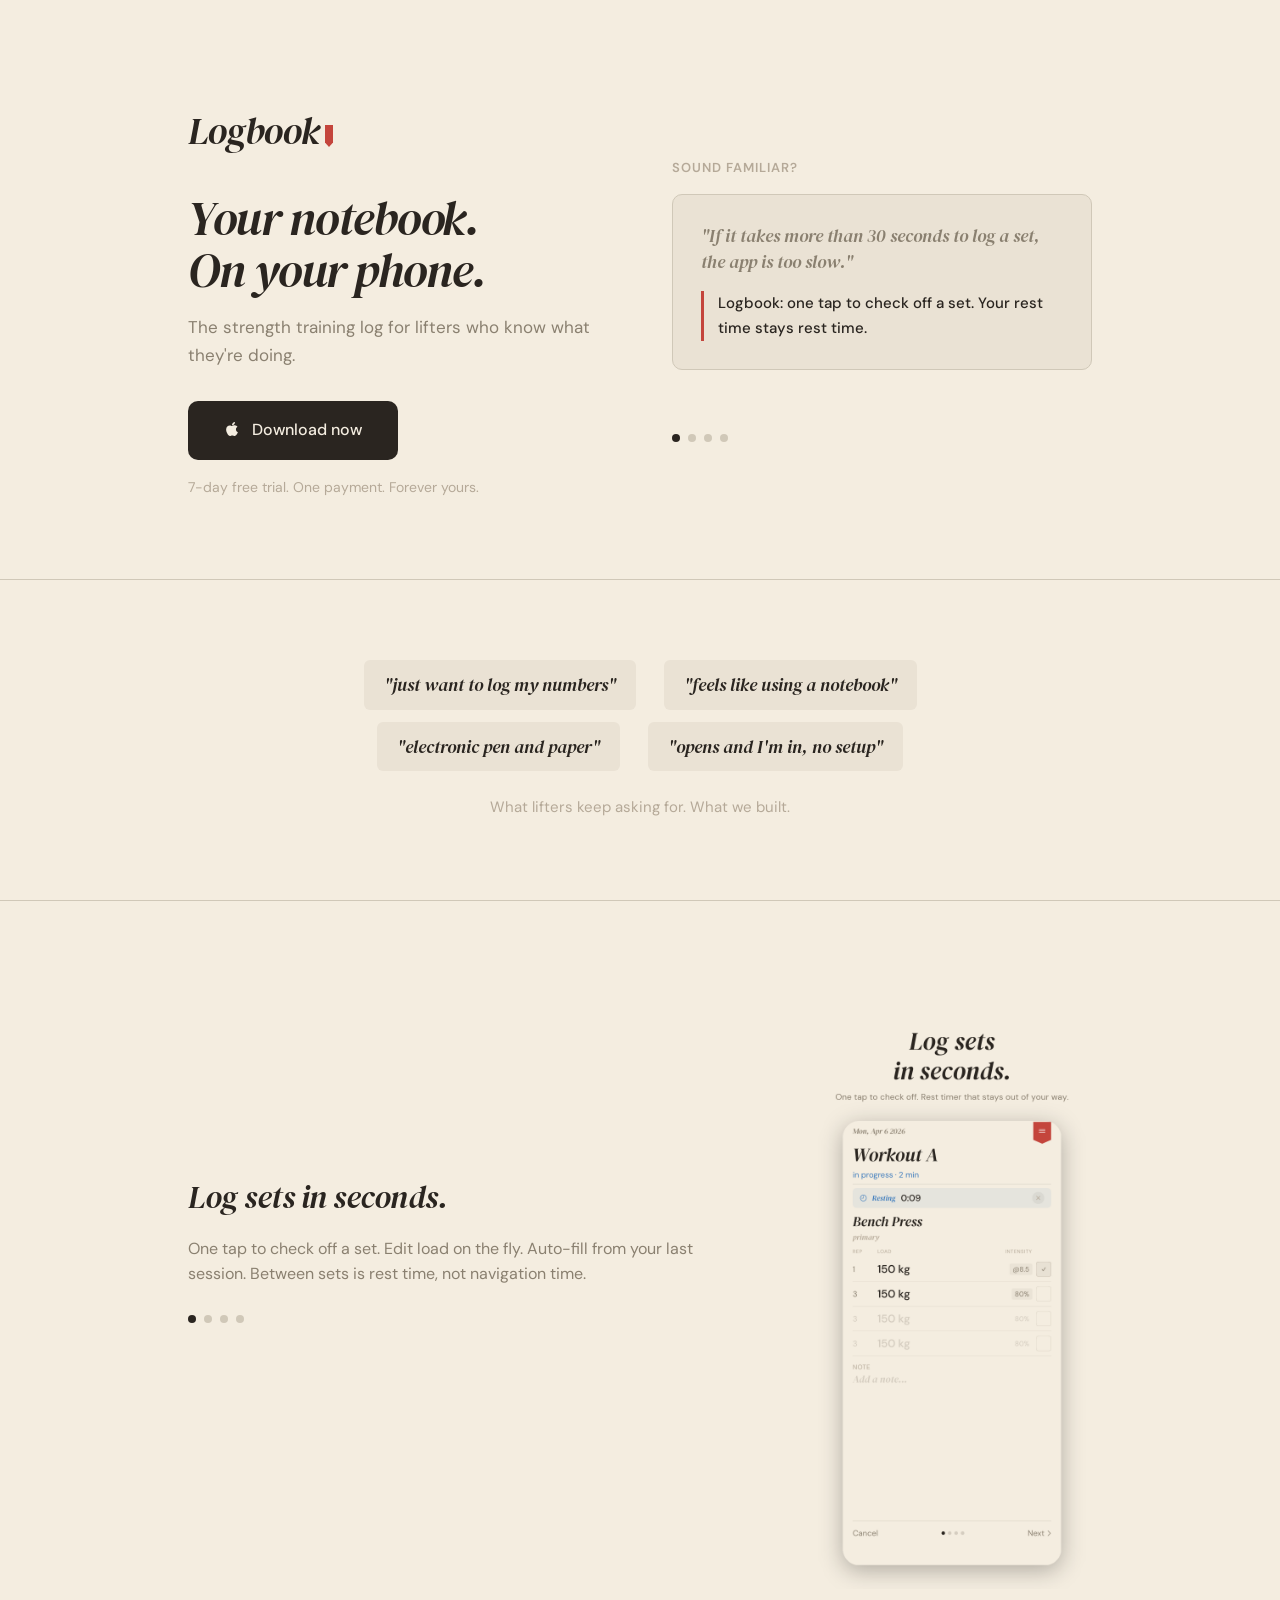
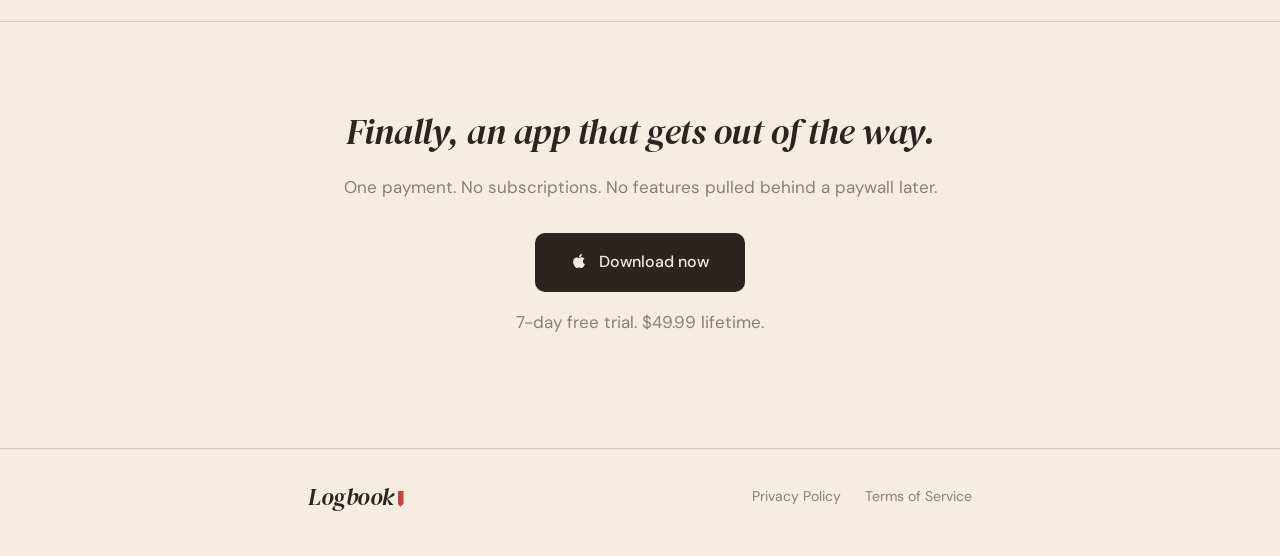
<file: index.html>
<!DOCTYPE html>
<html lang="en">
<head>
<meta charset="UTF-8">
<meta name="viewport" content="width=device-width, initial-scale=1.0">
<title>Logbook — Your training notebook. On your phone.</title>
<meta name="description" content="The strength training log for lifters who know what they're doing. No social feeds. No subscriptions. No noise. Just your training — simple, fast, and focused.">
<meta name="keywords" content="workout log, strength training tracker, powerlifting app, gym log, RPE tracker, 1RM calculator, training notebook, workout journal, barbell tracker, PR tracker">

<!-- Open Graph -->
<meta property="og:title" content="Logbook — Your training notebook. On your phone.">
<meta property="og:description" content="The strength training log for lifters who know what they're doing. No social feeds. No subscriptions. No noise.">
<meta property="og:type" content="website">
<meta property="og:url" content="https://uselogbook.app">
<meta property="og:image" content="https://uselogbook.app/screenshots/01-today.png">

<!-- Twitter Card -->
<meta name="twitter:card" content="summary_large_image">
<meta name="twitter:title" content="Logbook — Your training notebook. On your phone.">
<meta name="twitter:description" content="The strength training log for lifters who know what they're doing. No social feeds. No subscriptions. No noise.">
<meta name="twitter:image" content="https://uselogbook.app/screenshots/01-today.png">

<!-- Structured Data -->
<script type="application/ld+json">
{
  "@context": "https://schema.org",
  "@type": "MobileApplication",
  "name": "Logbook: Strength Training Log",
  "operatingSystem": "iOS",
  "applicationCategory": "HealthApplication",
  "description": "The strength training log for lifters who know what they're doing. No social feeds. No subscriptions. No noise. Just your training.",
  "offers": {
    "@type": "Offer",
    "price": "49.99",
    "priceCurrency": "USD"
  },
  "url": "https://apps.apple.com/br/app/logbook-strength-training-log/id6761714460"
}
</script>

<link href="https://fonts.googleapis.com/css2?family=DM+Sans:wght@400;500;600&family=DM+Serif+Display:ital@0;1&display=swap" rel="stylesheet">
<link rel="stylesheet" href="styles.css">
</head>
<body>

<!-- Hero — split layout -->
<section class="hero">
  <div class="container hero-split">
    <div class="hero-left">
      <a href="./" class="wordmark">Logbook<span class="ribbon"></span></a>
      <h1>Your notebook.<br>On your phone.</h1>
      <p class="hero-sub">The strength training log for lifters who know what they're doing.</p>
      <a href="https://apps.apple.com/br/app/logbook-strength-training-log/id6761714460" class="cta"><svg xmlns="http://www.w3.org/2000/svg" width="16" height="16" viewBox="0 0 384 512" fill="currentColor" style="vertical-align:-2px;margin-right:8px"><path d="M318.7 268.7c-.2-36.7 16.4-64.4 50-84.8-18.8-26.9-47.2-41.7-84.7-44.6-35.5-2.8-74.3 20.7-88.5 20.7-15 0-49.4-19.7-76.4-19.7C63.3 141.2 4 184.8 4 273.5c0 26.2 4.8 53.3 14.4 81.2 12.8 36.7 59 126.7 107.2 125.2 25.2-.6 43-17.9 75.8-17.9 31.8 0 48.3 17.9 76.4 17.9 48.6-.7 90.4-82.5 102.6-119.3-65.2-30.7-61.7-90-61.7-91.9zm-56.6-164.2c27.3-32.4 24.8-61.9 24-72.5-24.1 1.4-52 16.4-67.9 34.9-17.5 19.8-27.8 44.3-25.6 71.9 26.1 2 49.9-11.4 69.5-34.3z"/></svg> Download now</a>
      <p class="hero-note">7-day free trial. One payment. Forever yours.</p>
    </div>
    <div class="hero-right">
      <p class="carousel-label">Sound familiar?</p>
      <div class="card-carousel">

        <div class="carousel-card active">
          <blockquote class="pain-quote">"If it takes more than 30 seconds to log a set, the app is too slow."</blockquote>
          <p class="solution">Logbook: one tap to check off a set. Your rest time stays rest time.</p>
        </div>

        <div class="carousel-card">
          <blockquote class="pain-quote">"I don't understand the usefulness of the community section, it feels like the developer is trying to push that."</blockquote>
          <p class="solution">No social layer. No feeds, no followers, no sharing prompts.</p>
        </div>

        <div class="carousel-card">
          <blockquote class="pain-quote">"The app requires an internet connection to log workouts; why not just save them offline?"</blockquote>
          <p class="solution">Offline-first. No signal in the gym? No problem.</p>
        </div>

        <div class="carousel-card">
          <blockquote class="pain-quote">"For lifters who follow structured programs, AI recommendations are noise at best, actively wrong at worst."</blockquote>
          <p class="solution">No AI coach. Your program, your way.</p>
        </div>

      </div>
      <div class="carousel-dots">
        <button class="dot active" aria-label="Card 1"></button>
        <button class="dot" aria-label="Card 2"></button>
        <button class="dot" aria-label="Card 3"></button>
        <button class="dot" aria-label="Card 4"></button>
      </div>
    </div>
  </div>
</section>

<!-- Notebook sentiment -->
<section class="sentiment">
  <div class="container">
    <div class="sentiment-quotes">
      <p>"just want to log my numbers"</p>
      <p>"feels like using a notebook"</p>
      <p>"electronic pen and paper"</p>
      <p>"opens and I'm in, no setup"</p>
    </div>
    <p class="sentiment-caption">What lifters keep asking for. What we built.</p>
  </div>
</section>

<!-- Features carousel -->
<section class="features">
  <div class="container features-split">
    <div class="features-left">
      <div class="feature-slide active">
        <h2>Log sets in seconds.</h2>
        <p>One tap to check off a set. Edit load on the fly. Auto-fill from your last session. Between sets is rest time, not navigation time.</p>
      </div>
      <div class="feature-slide">
        <h2>Bring any program.</h2>
        <p>Paste a spreadsheet, type it in your own words, or use our training syntax for precision. However you describe it, the AI reads it and builds your full plan. No forms. No configuration screens. Just describe and go.</p>
      </div>
      <div class="feature-slide">
        <h2>Track every PR.</h2>
        <p>Top set evolution, estimated 1RM, volume analysis. Automatic PR detection — discreet, no confetti. Just your numbers over time.</p>
      </div>
      <div class="feature-slide">
        <h2>Every session, remembered.</h2>
        <p>Add notes to any exercise or to the session itself — they stay with the entry and resurface when you need them. Your full training history, searchable and exportable. CSV export anytime. iCloud sync. Your data, your rules.</p>
      </div>
      <div class="carousel-dots features-dots">
        <button class="dot active" aria-label="Feature 1"></button>
        <button class="dot" aria-label="Feature 2"></button>
        <button class="dot" aria-label="Feature 3"></button>
        <button class="dot" aria-label="Feature 4"></button>
      </div>
    </div>
    <div class="features-right">
      <div class="feature-phone active">
        <img src="screenshots/02-session.png" alt="Logbook session view — one tap to log a set" width="300">
      </div>
      <div class="feature-phone">
        <img src="screenshots/05-program.png" alt="Logbook program setup — paste or describe your training plan" width="300">
      </div>
      <div class="feature-phone">
        <img src="screenshots/03-progress.png" alt="Logbook progress view — strength and volume charts" width="300">
      </div>
      <div class="feature-phone">
        <img src="screenshots/04-history.png" alt="Logbook history view — searchable training log" width="300">
      </div>
    </div>
  </div>
</section>

<!-- CTA -->
<section class="final-cta">
  <div class="container">
    <h2>Finally, an app that gets out of the way.</h2>
    <p>One payment. No subscriptions. No features pulled behind a paywall later.</p>
    <a href="https://apps.apple.com/br/app/logbook-strength-training-log/id6761714460" class="cta"><svg xmlns="http://www.w3.org/2000/svg" width="16" height="16" viewBox="0 0 384 512" fill="currentColor" style="vertical-align:-2px;margin-right:8px"><path d="M318.7 268.7c-.2-36.7 16.4-64.4 50-84.8-18.8-26.9-47.2-41.7-84.7-44.6-35.5-2.8-74.3 20.7-88.5 20.7-15 0-49.4-19.7-76.4-19.7C63.3 141.2 4 184.8 4 273.5c0 26.2 4.8 53.3 14.4 81.2 12.8 36.7 59 126.7 107.2 125.2 25.2-.6 43-17.9 75.8-17.9 31.8 0 48.3 17.9 76.4 17.9 48.6-.7 90.4-82.5 102.6-119.3-65.2-30.7-61.7-90-61.7-91.9zm-56.6-164.2c27.3-32.4 24.8-61.9 24-72.5-24.1 1.4-52 16.4-67.9 34.9-17.5 19.8-27.8 44.3-25.6 71.9 26.1 2 49.9-11.4 69.5-34.3z"/></svg> Download now</a>
    <p class="hero-note">7-day free trial. $49.99 lifetime.</p>
  </div>
</section>

<!-- Footer -->
<footer>
  <div class="container footer-inner">
    <a href="./" class="wordmark-sm">Logbook<span class="ribbon"></span></a>
    <div class="footer-links">
      <a href="./privacy.html">Privacy Policy</a>
      <a href="./terms.html">Terms of Service</a>
    </div>
  </div>
</footer>

<script>
function createCarousel(opts) {
  var items = document.querySelectorAll(opts.items);
  var dots = document.querySelectorAll(opts.dots);
  var linked = opts.linked ? document.querySelectorAll(opts.linked) : null;
  var current = 0;
  var timer;

  function show(index) {
    items[current].classList.remove('active');
    dots[current].classList.remove('active');
    if (linked) linked[current].classList.remove('active');
    current = index;
    items[current].classList.add('active');
    dots[current].classList.add('active');
    if (linked) linked[current].classList.add('active');
  }

  function next() {
    show((current + 1) % items.length);
  }

  function start() {
    timer = setInterval(next, opts.interval || 5000);
  }

  dots.forEach(function (dot, i) {
    dot.addEventListener('click', function () {
      clearInterval(timer);
      show(i);
      start();
    });
  });

  start();
}

createCarousel({
  items: '.carousel-card',
  dots: '.hero-right .dot',
  interval: 5000
});

createCarousel({
  items: '.feature-slide',
  dots: '.features-dots .dot',
  linked: '.feature-phone',
  interval: 5000
});
</script>
</body>
</html>
</file>
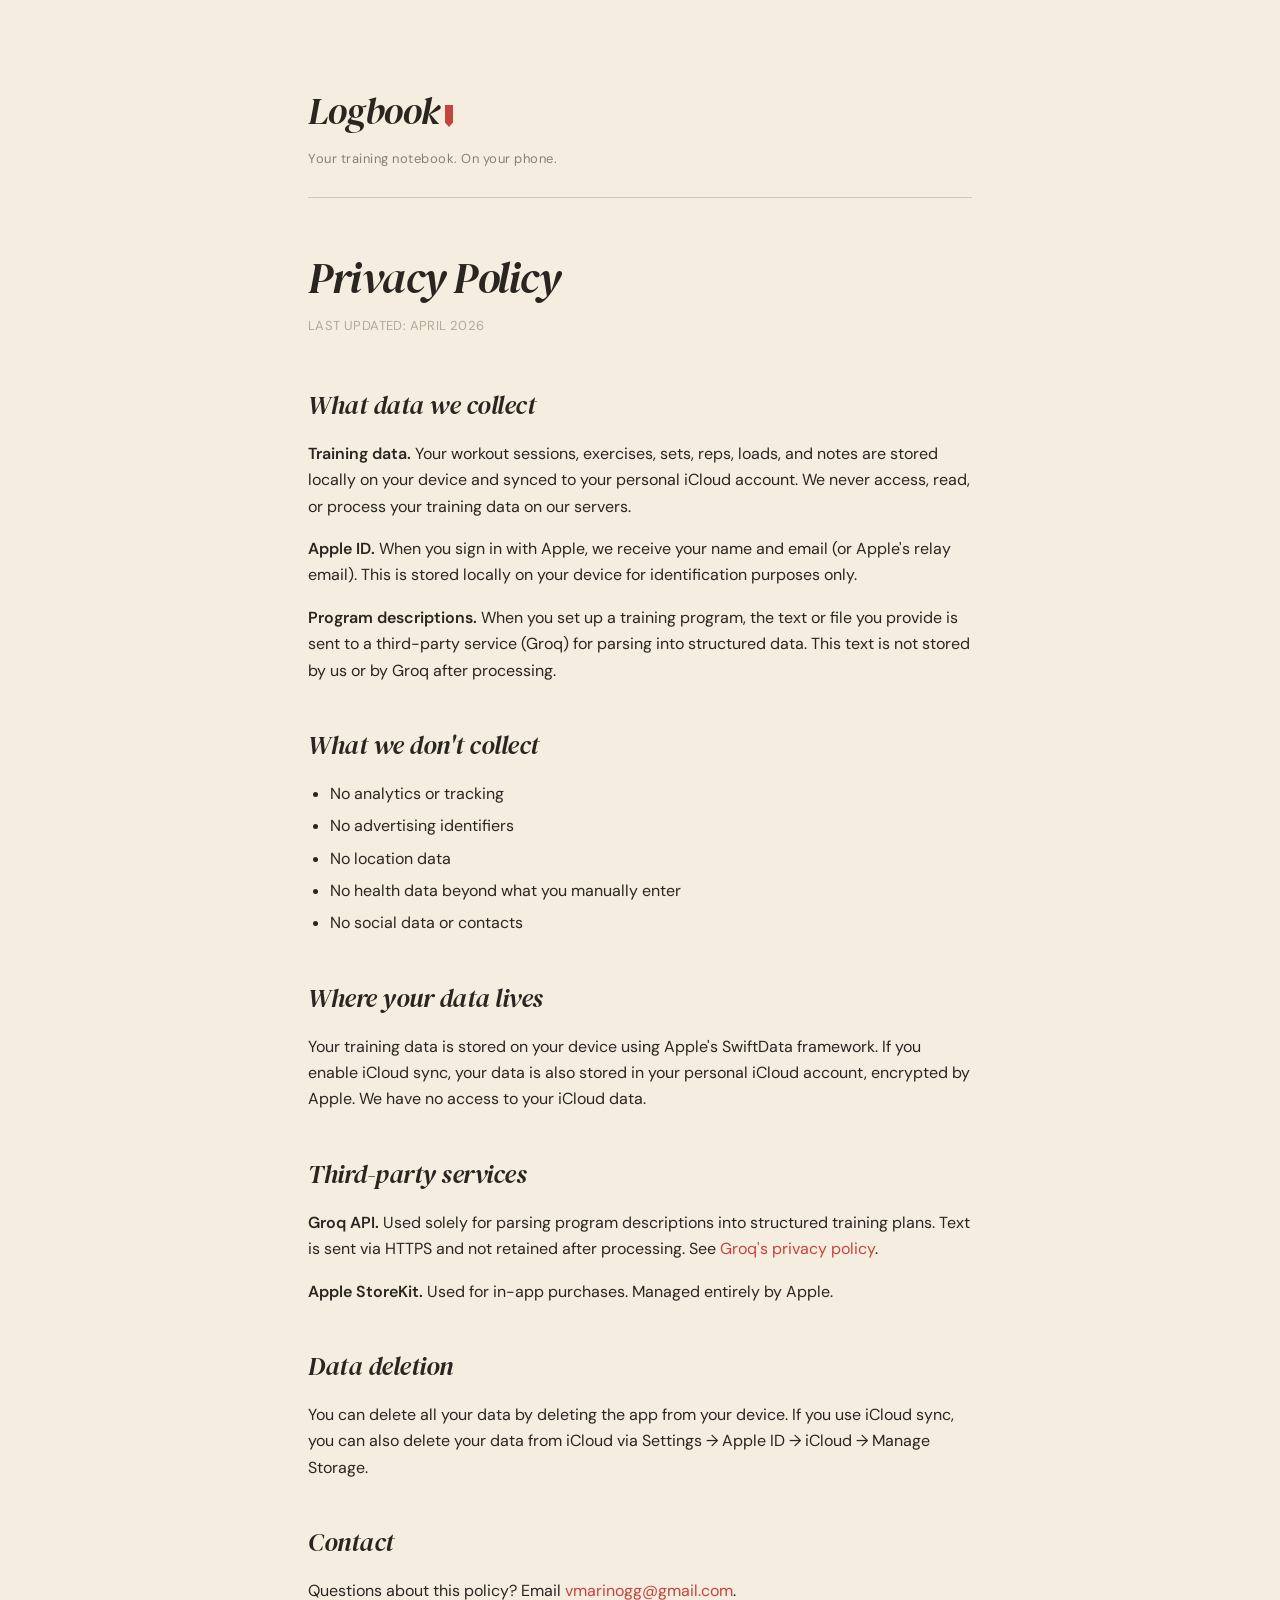
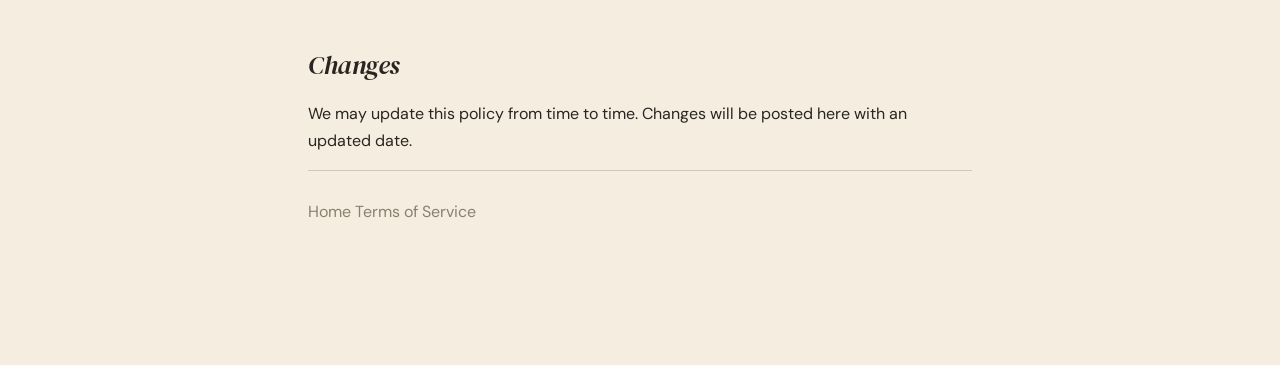
<file: privacy.html>
<!DOCTYPE html>
<html lang="en">
<head>
<meta charset="UTF-8">
<meta name="viewport" content="width=device-width, initial-scale=1.0">
<title>Privacy Policy — Logbook</title>
<meta name="description" content="Privacy Policy for the Logbook iOS app.">
<link href="https://fonts.googleapis.com/css2?family=DM+Sans:wght@400;500;600&family=DM+Serif+Display:ital@0;1&display=swap" rel="stylesheet">
<link rel="stylesheet" href="styles.css">
</head>
<body class="legal-page">
<div class="container">
  <header>
    <a href="./" class="wordmark">Logbook<span class="ribbon"></span></a>
    <div class="tagline">Your training notebook. On your phone.</div>
  </header>

  <h1>Privacy Policy</h1>
  <div class="updated">Last updated: April 2026</div>

  <h2>What data we collect</h2>
  <p><strong>Training data.</strong> Your workout sessions, exercises, sets, reps, loads, and notes are stored locally on your device and synced to your personal iCloud account. We never access, read, or process your training data on our servers.</p>

  <p><strong>Apple ID.</strong> When you sign in with Apple, we receive your name and email (or Apple's relay email). This is stored locally on your device for identification purposes only.</p>

  <p><strong>Program descriptions.</strong> When you set up a training program, the text or file you provide is sent to a third-party service (Groq) for parsing into structured data. This text is not stored by us or by Groq after processing.</p>

  <h2>What we don't collect</h2>
  <ul>
    <li>No analytics or tracking</li>
    <li>No advertising identifiers</li>
    <li>No location data</li>
    <li>No health data beyond what you manually enter</li>
    <li>No social data or contacts</li>
  </ul>

  <h2>Where your data lives</h2>
  <p>Your training data is stored on your device using Apple's SwiftData framework. If you enable iCloud sync, your data is also stored in your personal iCloud account, encrypted by Apple. We have no access to your iCloud data.</p>

  <h2>Third-party services</h2>
  <p><strong>Groq API.</strong> Used solely for parsing program descriptions into structured training plans. Text is sent via HTTPS and not retained after processing. See <a href="https://groq.com/privacy-policy/" target="_blank" rel="noopener">Groq's privacy policy</a>.</p>

  <p><strong>Apple StoreKit.</strong> Used for in-app purchases. Managed entirely by Apple.</p>

  <h2>Data deletion</h2>
  <p>You can delete all your data by deleting the app from your device. If you use iCloud sync, you can also delete your data from iCloud via Settings → Apple ID → iCloud → Manage Storage.</p>

  <h2>Contact</h2>
  <p>Questions about this policy? Email <a href="mailto:vmarinogg@gmail.com">vmarinogg@gmail.com</a>.</p>

  <h2>Changes</h2>
  <p>We may update this policy from time to time. Changes will be posted here with an updated date.</p>

  <footer>
    <a href="./">Home</a>
    <a href="./terms.html">Terms of Service</a>
  </footer>
</div>
</body>
</html>
</file>
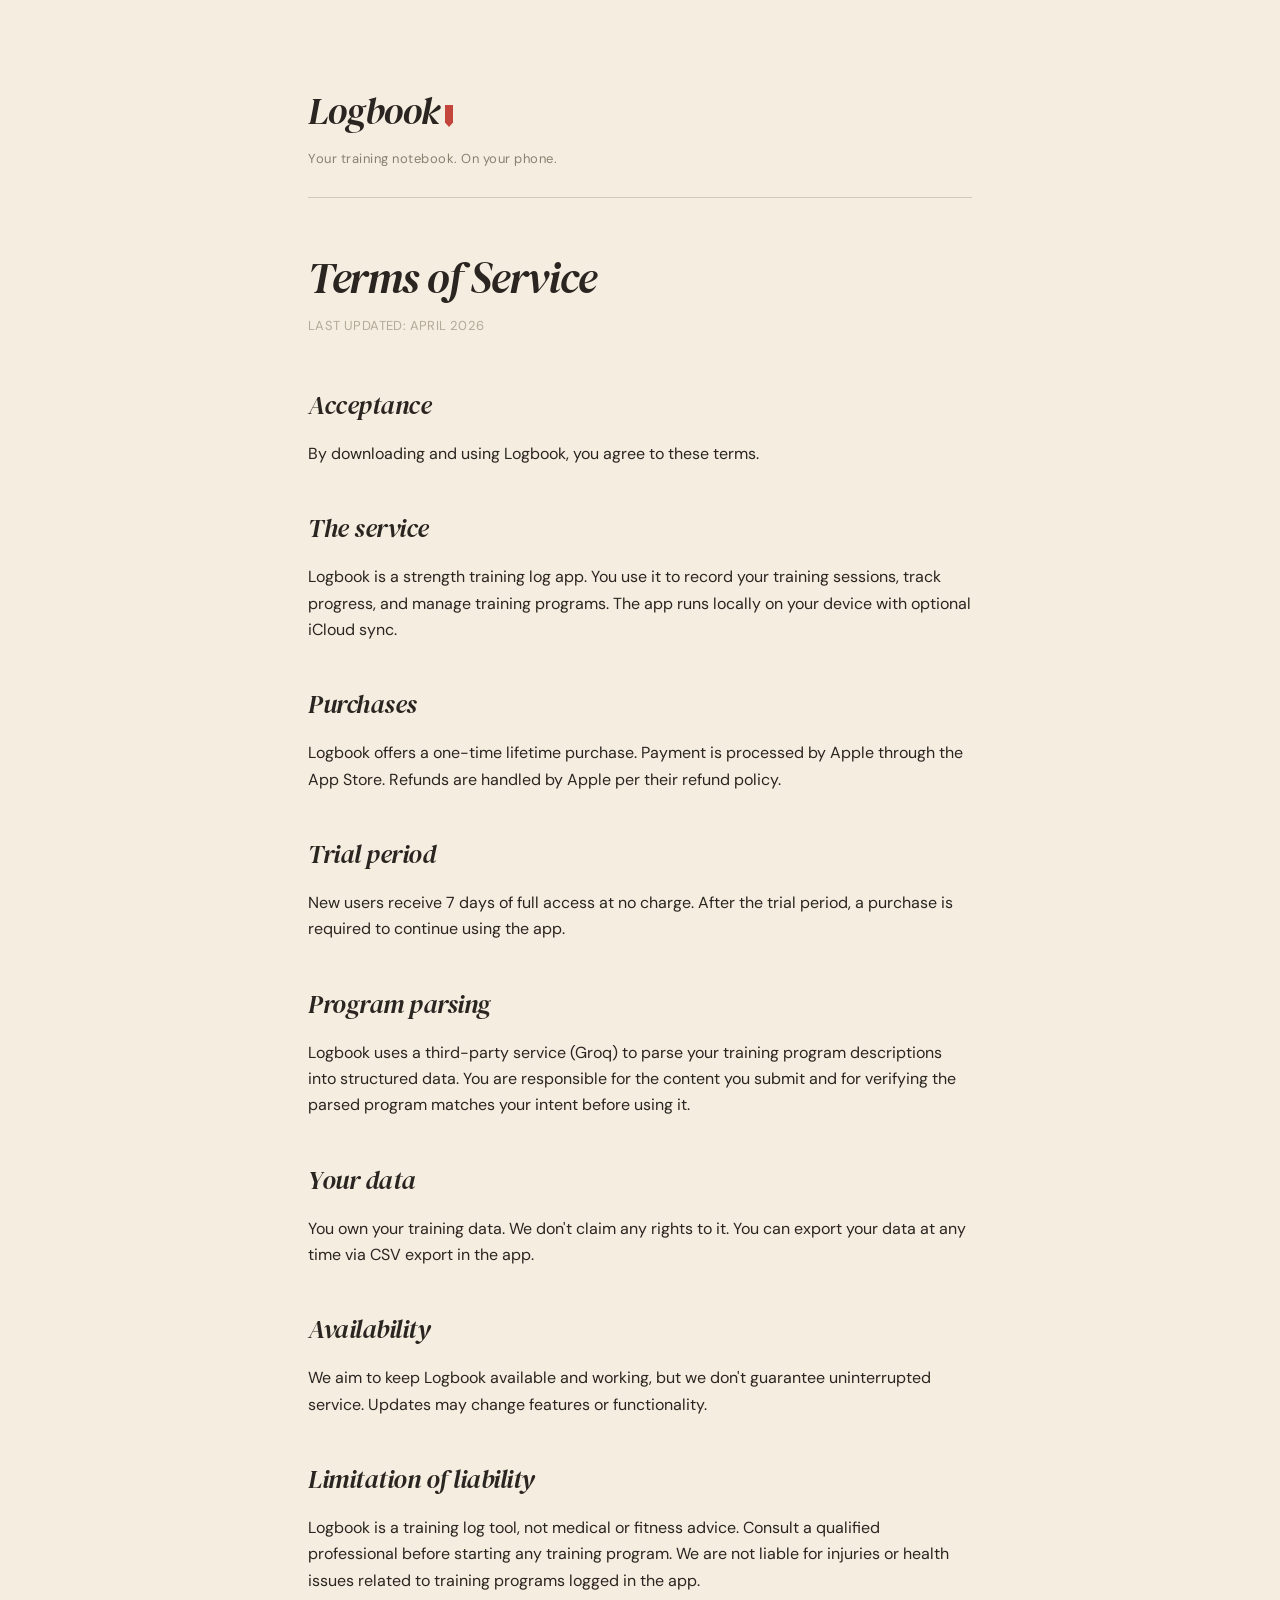
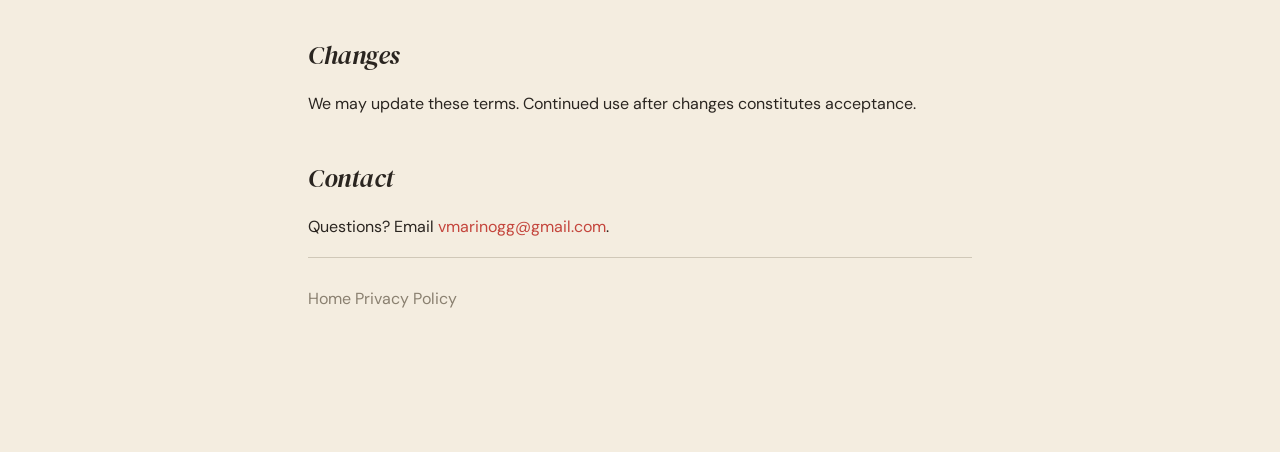
<file: terms.html>
<!DOCTYPE html>
<html lang="en">
<head>
<meta charset="UTF-8">
<meta name="viewport" content="width=device-width, initial-scale=1.0">
<title>Terms of Service — Logbook</title>
<meta name="description" content="Terms of Service for the Logbook iOS app.">
<link href="https://fonts.googleapis.com/css2?family=DM+Sans:wght@400;500;600&family=DM+Serif+Display:ital@0;1&display=swap" rel="stylesheet">
<link rel="stylesheet" href="styles.css">
</head>
<body class="legal-page">
<div class="container">
  <header>
    <a href="./" class="wordmark">Logbook<span class="ribbon"></span></a>
    <div class="tagline">Your training notebook. On your phone.</div>
  </header>

  <h1>Terms of Service</h1>
  <div class="updated">Last updated: April 2026</div>

  <h2>Acceptance</h2>
  <p>By downloading and using Logbook, you agree to these terms.</p>

  <h2>The service</h2>
  <p>Logbook is a strength training log app. You use it to record your training sessions, track progress, and manage training programs. The app runs locally on your device with optional iCloud sync.</p>

  <h2>Purchases</h2>
  <p>Logbook offers a one-time lifetime purchase. Payment is processed by Apple through the App Store. Refunds are handled by Apple per their refund policy.</p>

  <h2>Trial period</h2>
  <p>New users receive 7 days of full access at no charge. After the trial period, a purchase is required to continue using the app.</p>

  <h2>Program parsing</h2>
  <p>Logbook uses a third-party service (Groq) to parse your training program descriptions into structured data. You are responsible for the content you submit and for verifying the parsed program matches your intent before using it.</p>

  <h2>Your data</h2>
  <p>You own your training data. We don't claim any rights to it. You can export your data at any time via CSV export in the app.</p>

  <h2>Availability</h2>
  <p>We aim to keep Logbook available and working, but we don't guarantee uninterrupted service. Updates may change features or functionality.</p>

  <h2>Limitation of liability</h2>
  <p>Logbook is a training log tool, not medical or fitness advice. Consult a qualified professional before starting any training program. We are not liable for injuries or health issues related to training programs logged in the app.</p>

  <h2>Changes</h2>
  <p>We may update these terms. Continued use after changes constitutes acceptance.</p>

  <h2>Contact</h2>
  <p>Questions? Email <a href="mailto:vmarinogg@gmail.com">vmarinogg@gmail.com</a>.</p>

  <footer>
    <a href="./">Home</a>
    <a href="./privacy.html">Privacy Policy</a>
  </footer>
</div>
</body>
</html>
</file>
<file: styles.css>
* { margin: 0; padding: 0; box-sizing: border-box; }

:root {
  --bg: #F4EDE0;
  --surface: #EAE2D4;
  --divider: #D0C8B8;
  --ink: #2A2520;
  --ink2: #8A8070;
  --ink3: #B5A998;
  --ribbon: #C4453C;
}

html {
  -webkit-font-smoothing: antialiased;
  -moz-osx-font-smoothing: grayscale;
}

body {
  font-family: 'DM Sans', -apple-system, BlinkMacSystemFont, sans-serif;
  background: var(--bg);
  color: var(--ink);
  line-height: 1.65;
  font-size: 16px;
}

.container {
  max-width: 720px;
  margin: 0 auto;
  padding: 0 28px;
}

/* Shared typography */
h1 {
  font-family: 'DM Serif Display', serif;
  font-style: italic;
  font-weight: 400;
  letter-spacing: -1.5px;
  line-height: 1.1;
  color: var(--ink);
}

h2 {
  font-family: 'DM Serif Display', serif;
  font-style: italic;
  font-size: 26px;
  font-weight: 400;
  letter-spacing: -0.5px;
  margin-bottom: 14px;
  color: var(--ink);
}

p {
  margin-bottom: 16px;
  color: var(--ink);
}

ul {
  margin-bottom: 16px;
  padding-left: 22px;
}

li {
  margin-bottom: 6px;
  color: var(--ink);
}

strong {
  font-weight: 600;
  color: var(--ink);
}

a {
  color: var(--ribbon);
  text-decoration: none;
  border-bottom: 1px solid transparent;
  transition: border-color 0.15s;
}

a:hover {
  border-bottom-color: var(--ribbon);
}

/* Wordmark */
.wordmark {
  font-family: 'DM Serif Display', serif;
  font-style: italic;
  font-size: 38px;
  color: var(--ink);
  text-decoration: none;
  letter-spacing: -1px;
  display: inline-block;
}

.wordmark .ribbon {
  display: inline-block;
  width: 8px;
  height: 22px;
  background: var(--ribbon);
  margin-left: 6px;
  vertical-align: -3px;
  clip-path: polygon(0 0, 100% 0, 100% 80%, 50% 100%, 0 80%);
}

.wordmark:hover {
  border-bottom: none;
}

.wordmark-sm {
  font-family: 'DM Serif Display', serif;
  font-style: italic;
  font-size: 24px;
  color: var(--ink);
  text-decoration: none;
  letter-spacing: -0.5px;
}

.wordmark-sm .ribbon {
  display: inline-block;
  width: 6px;
  height: 16px;
  background: var(--ribbon);
  margin-left: 4px;
  vertical-align: -2px;
  clip-path: polygon(0 0, 100% 0, 100% 80%, 50% 100%, 0 80%);
}

.wordmark-sm:hover {
  border-bottom: none;
}

/* CTA button — ink on cream, matching app's "Start session" */
.cta {
  display: inline-block;
  padding: 16px 36px;
  background: var(--ink);
  color: var(--bg);
  font-size: 16px;
  font-weight: 500;
  border-radius: 10px;
  border-bottom: none;
  transition: opacity 0.15s;
}

.cta:hover {
  opacity: 0.85;
  border-bottom: none;
}

/* ——————————————————————————
   Landing page sections
   —————————————————————————— */

/* Hero — split layout */
.hero {
  padding: 100px 0 80px;
}

.hero-split {
  max-width: 960px;
  display: flex;
  align-items: center;
  gap: 64px;
}

.hero-left {
  flex: 1;
  min-width: 0;
}

.hero-left .wordmark {
  margin-bottom: 28px;
}

.hero-left h1 {
  font-size: 48px;
  margin-bottom: 16px;
}

.hero-sub {
  font-size: 17px;
  color: var(--ink2);
  margin-bottom: 32px;
}

.hero-note {
  font-size: 14px;
  color: var(--ink3);
  margin-top: 16px;
  margin-bottom: 0;
}

/* Card carousel */
.hero-right {
  flex: 1;
  min-width: 0;
}

.carousel-label {
  font-size: 13px;
  font-weight: 600;
  color: var(--ink3);
  text-transform: uppercase;
  letter-spacing: 1px;
  margin-bottom: 16px;
}

.card-carousel {
  position: relative;
  min-height: 220px;
}

.carousel-card {
  position: absolute;
  top: 0;
  left: 0;
  right: 0;
  background: var(--surface);
  border: 1px solid var(--divider);
  border-radius: 10px;
  padding: 28px;
  opacity: 0;
  transform: translateY(8px);
  transition: opacity 0.4s ease, transform 0.4s ease;
  pointer-events: none;
}

.carousel-card.active {
  opacity: 1;
  transform: translateY(0);
  pointer-events: auto;
}

.carousel-dots {
  display: flex;
  gap: 8px;
  margin-top: 20px;
}

.dot {
  width: 8px;
  height: 8px;
  border-radius: 50%;
  border: none;
  background: var(--divider);
  cursor: pointer;
  padding: 0;
  transition: background 0.2s;
}

.dot.active {
  background: var(--ink);
}

/* Pain quote & solution (inside carousel cards) */
.pain-quote {
  font-family: 'DM Serif Display', serif;
  font-style: italic;
  font-size: 18px;
  line-height: 1.45;
  color: var(--ink2);
  margin: 0 0 16px;
  padding: 0;
  border: none;
}

.pain-quote cite {
  display: block;
  font-family: 'DM Sans', sans-serif;
  font-style: normal;
  font-size: 12px;
  color: var(--ink3);
  margin-top: 6px;
}

.solution {
  font-size: 15px;
  font-weight: 500;
  color: var(--ink);
  margin: 0;
  padding-left: 14px;
  border-left: 3px solid var(--ribbon);
}

/* Notebook sentiment */
.sentiment {
  padding: 80px 0;
  border-top: 1px solid var(--divider);
  text-align: center;
}

.sentiment-quotes {
  display: flex;
  flex-wrap: wrap;
  justify-content: center;
  gap: 12px 28px;
  margin-bottom: 24px;
}

.sentiment-quotes p {
  font-family: 'DM Serif Display', serif;
  font-style: italic;
  font-size: 18px;
  color: var(--ink);
  margin: 0;
  padding: 10px 20px;
  background: var(--surface);
  border-radius: 6px;
}

.sentiment-caption {
  font-size: 15px;
  color: var(--ink3);
  margin: 0;
}

/* Features — carousel split */
.features {
  padding: 80px 0;
  border-top: 1px solid var(--divider);
}

.features-split {
  max-width: 960px;
  display: flex;
  align-items: center;
  gap: 64px;
}

.features-left {
  flex: 1;
  min-width: 0;
  position: relative;
  min-height: 180px;
}

.feature-slide {
  position: absolute;
  top: 0;
  left: 0;
  right: 0;
  opacity: 0;
  transform: translateY(8px);
  transition: opacity 0.4s ease, transform 0.4s ease;
  pointer-events: none;
}

.feature-slide.active {
  opacity: 1;
  transform: translateY(0);
  pointer-events: auto;
  position: relative;
}

.feature-slide h2 {
  font-size: 32px;
  margin-bottom: 12px;
}

.feature-slide p {
  font-size: 16px;
  color: var(--ink2);
  line-height: 1.6;
  margin-bottom: 0;
}

.features-dots {
  margin-top: 28px;
}

.features-right {
  flex-shrink: 0;
  position: relative;
  width: 280px;
  min-height: 560px;
}

.feature-phone {
  position: absolute;
  top: 0;
  left: 0;
  right: 0;
  opacity: 0;
  transform: translateY(8px);
  transition: opacity 0.4s ease, transform 0.4s ease;
  pointer-events: none;
}

.feature-phone.active {
  opacity: 1;
  transform: translateY(0);
  pointer-events: auto;
}

.feature-phone img {
  width: 100%;
  height: auto;
  border-radius: 12px;
}

/* Final CTA */
.final-cta {
  padding: 80px 0;
  border-top: 1px solid var(--divider);
  text-align: center;
}

.final-cta h2 {
  font-size: 36px;
  margin-bottom: 12px;
}

.final-cta p {
  font-size: 17px;
  color: var(--ink2);
  margin-bottom: 32px;
}

/* Footer */
footer {
  border-top: 1px solid var(--divider);
  padding: 28px 0 40px;
}

.footer-inner {
  display: flex;
  align-items: center;
  justify-content: space-between;
}

.footer-links {
  display: flex;
  gap: 24px;
  font-size: 14px;
}

footer a {
  color: var(--ink2);
  border-bottom: none;
}

footer a:hover {
  color: var(--ink);
}

/* ——————————————————————————
   Legal pages (privacy, terms)
   —————————————————————————— */

.legal-page .container {
  padding: 80px 28px 100px;
}

.legal-page header {
  margin-bottom: 56px;
  padding-bottom: 28px;
  border-bottom: 1px solid var(--divider);
}

.legal-page h1 {
  font-size: 44px;
  margin-bottom: 12px;
}

.legal-page h2 {
  margin-top: 40px;
}

.legal-page h2:first-of-type {
  margin-top: 0;
}

.updated {
  font-size: 13px;
  color: var(--ink3);
  letter-spacing: 0.4px;
  text-transform: uppercase;
  margin-bottom: 48px;
}

.tagline {
  font-size: 13px;
  color: var(--ink2);
  letter-spacing: 0.5px;
  margin-top: 4px;
}

/* ——————————————————————————
   Responsive
   —————————————————————————— */

@media (max-width: 768px) {
  .hero-split,
  .features-split {
    flex-direction: column;
    gap: 48px;
    text-align: center;
  }

  .hero-left h1 { font-size: 40px; }
  .hero-sub { margin-left: auto; margin-right: auto; max-width: 400px; }
  .carousel-label { text-align: center; }
  .carousel-dots { justify-content: center; }
  .features-dots { justify-content: center; }

  .features-right {
    width: 240px;
    min-height: 480px;
  }
}

@media (max-width: 600px) {
  .hero { padding: 72px 0 60px; }
  .hero-left h1 { font-size: 36px; }

  .sentiment, .features, .final-cta { padding: 60px 0; }
  .final-cta h2 { font-size: 28px; }

  .feature-text h2 { font-size: 26px; }
  .feature-row { margin-bottom: 60px; }

  .sentiment-quotes { gap: 8px 16px; }
  .sentiment-quotes p { font-size: 16px; padding: 8px 14px; }

  .footer-inner {
    flex-direction: column;
    gap: 16px;
    text-align: center;
  }

  .legal-page .container { padding: 60px 22px 80px; }
  .legal-page h1 { font-size: 36px; }
  .legal-page h2 { font-size: 22px; }
}
</file>
